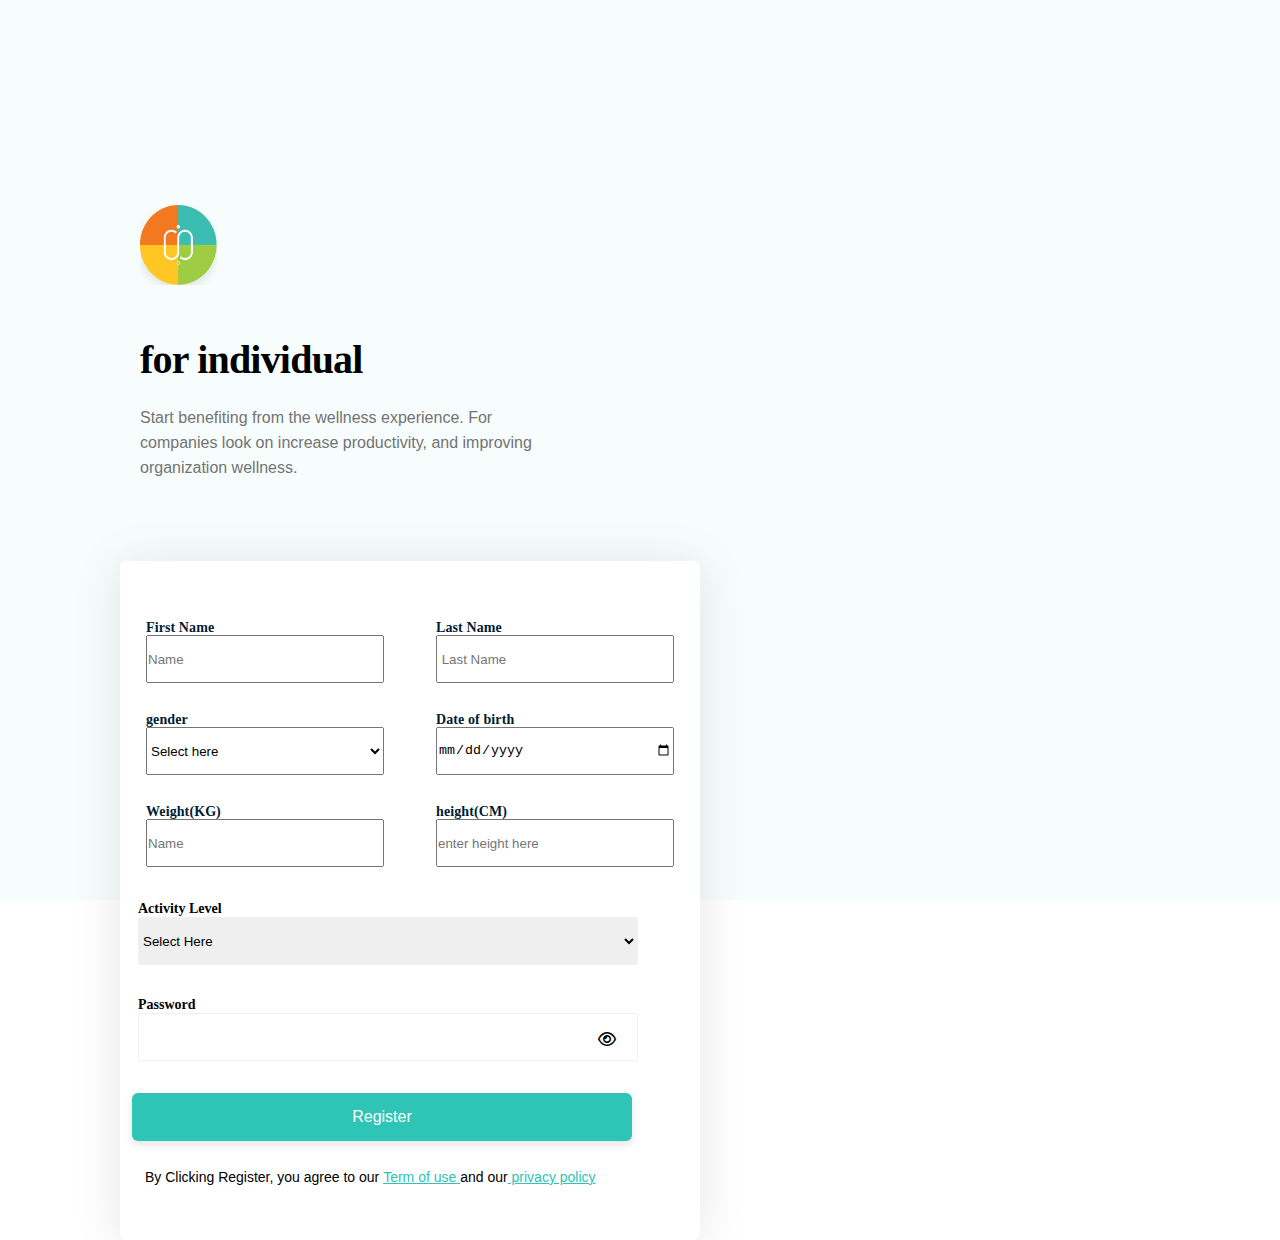
<file: assign2/index.html>
<html lang="en">
<head>
    <meta charset="UTF-8">
    <meta name="viewport" content="width=device-width, initial-scale=1.0">
    <title>Resonsive form</title>
    <link rel="stylesheet" href="style.css">
    <link rel="stylesheet" href="https://cdnjs.cloudflare.com/ajax/libs/font-awesome/6.1.1/css/all.min.css ">  

</head>
<body>
    <div class="container">
        <div class="container-box">

            <div class="content-box">
                <img src="/assign2/images/logo.png" alt="logo">
                <h1> for individual </h1>
                <p>
                    Start benefiting from the wellness experience. For<br> companies look on
                    increase productivity, and improving  organization wellness.
                </p>
            </div>

            <div class="content-box2">
                <form action="#">
                    <div class="form-detail">
                        <div class="detail">
                            <div class="info">
                                <label for="first name"> First Name</label> <br>
                                <input type="text" placeholder="Name" required> <br>
                            </div>
                           <div class="info">
                             <!--  -->
                             <label for=" gender"> gender </label> <br>
                             <select name="gender" id="option1" required> 
                                <option disabled selected value="" class="gender-1">Select here</option>
                                <option value="male">Male</option>
                                <option value="female">female</option> 
                            </select><br>
                           </div>

                           <div class="info">                         
                            <label for="weight">  Weight(KG)</label> <br>
                            <input type="text" placeholder="Name" required> <br>
                           </div>
                               
                        </div>

                        <div class="detail">
                           <div class="info">
                            <label for="last name"> Last Name</label> <br>
                            <input type="text" placeholder=" Last Name" required> <br>
                           </div>

                          <div class="info">
                            <label for="date of birth"> Date of birth</label> <br>
                            <input type="date" placeholder="select here" required> <br>
                          </div>

                          <div class="info">
                            <label for="height"> height(CM) </label> <br>
                            <input type="text" placeholder="enter height here" required> <br>
                          </div>
                        </div>

                    </div>

                        <!-- <div class="others"> -->
                            <div class="information">
                            <label for="activity level"> Activity Level</label> <br>
                                <select name="activity-level" class="act" required>
                                    <option disabled selected value="">Select Here</option>
                                    <option value="first semester">First semester</option>
                                    <option value="second semester">Second semester</option>
                                    <option value="third semester">Third semester</option>
                                  </select><br>
                            </div>

                            <div class="information">
                                <label for="password">Password</label> <br>
                                <input type="password" name="password" id="pass" required>
                             <i class="fa-regular fa-eye"></i><br>
                            </div>
                        <!-- </div> -->
                        <div class="button">
                            <button type="submit"> Register </button>
                        </div>

                        <div class="condition">
                            <p>
                                By Clicking Register, you agree to our <a href=""> Term of use </a>  and our<a href=""> privacy policy</a>
                            </p>
                        </div>
                        <!--  -->
                </form>
            </div>

        </div>
    </div>

	
</body>
</html>
</file>
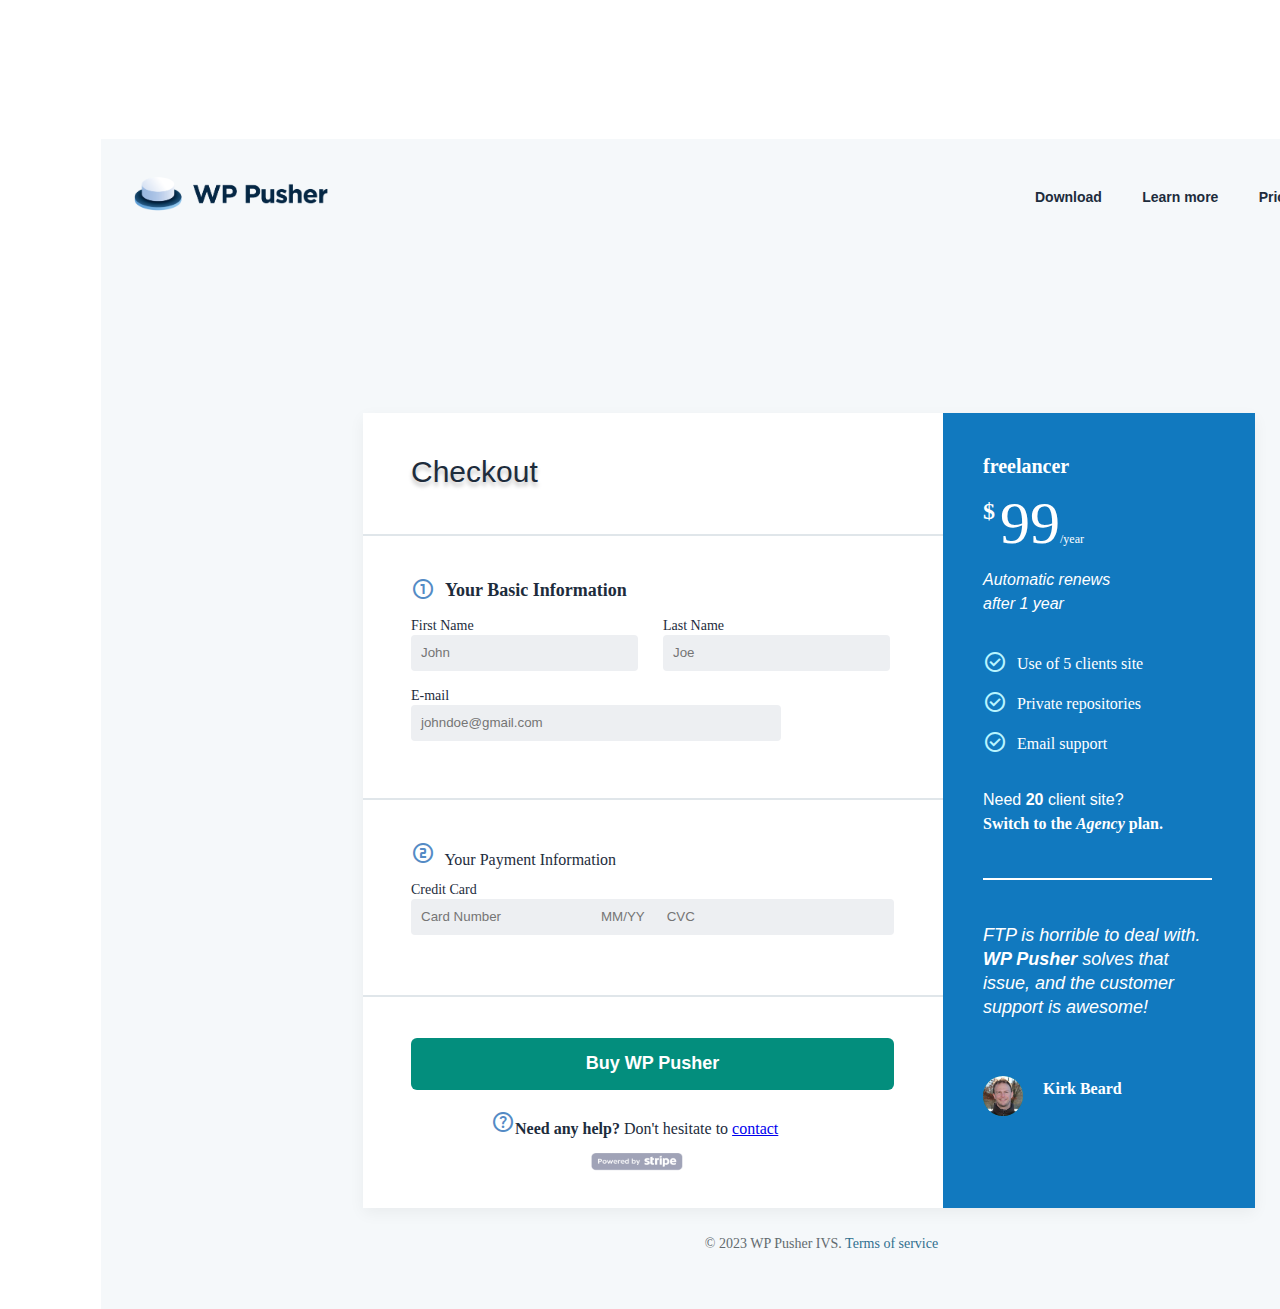
<file: assign3/index.html>
<html lang="en">
<head>
    <meta charset="UTF-8">
    <meta name="viewport" content="width=device-width, initial-scale=1.0">
    <link rel="stylesheet" href="style.css">
    <link
    rel="stylesheet"
    href="https://fonts.googleapis.com/css2?family=Material+Symbols+Outlined:opsz,wght,FILL,GRAD@20..48,100..700,0..1,-50..200"
  />
    <title>wp pusher page</title>
</head>
<body>
    <div class="container">
        <div class="header">
            <div class="logo">
                <img src="/assign3/images/wppusher-logo.png" alt="logo">
            </div>
            <div class="nav">
                <a href="#">Download</a>
                <a href="#">Learn more</a>
                <a href="#">Pricing</a>
                <a href="#">Help</a>
                <a href="#" class="act">Account</a>
            </div>
        </div>

        <div class="content">
            <div class="first-section">
                <div class="left">
                    <div class="left-nav">
                        <h1> Checkout </h1>
                    </div>
                    <form action="#">
                        <div class="information">
                            <span class="material-symbols-outlined"> counter_1 </span >
                                <span class="extra">Your Basic Information</span>
                
                                <div class="information-extras">
                                    <div class="information-details">
                                        <label for="first name">First Name</label><br />
                                        <input
                                          type="text"  name="first name"  placeholder="John" required    />
                                    </div>
                            <div class="information-details">
                                <label for="text2">Last Name</label><br />
                                <input
                                  type="text" name="last name"  placeholder="Joe"required/>
                            </div>
            </div>

                            <div class="information-details-email">
                                <label for="email">E-mail</label><br />
                                <input
                                  type="email" name="email"placeholder="johndoe@gmail.com" required />
                            </div>
 </div>

        <div class="card-content">
            <span class="material-symbols-outlined"> counter_2 </span>
            <span class="payment">Your Payment Information</span><br />
             
            <div class="cardinfo">
                <label>Credit Card</label><br />
                <input
                  type="text"
                  name="credit card" placeholder="Card Number              
             MM/YY      CVC"required/>
            </div>
        </div>
        <div class="button">
            <button type="button"> Buy WP Pusher</button>
            <span class="material-symbols-outlined"> help </span>
            <span class="followUp">
                <strong>Need any help?</strong> Don't hesitate to <a href="#">contact</a></span> 
                <!-- <p> support</p> -->
                
                <img src="/assign3/images/stripe.png" alt=""> 

                </div>
                    </form>
                </div>

                <div class="right">
                    <div class="right-content">
                        <h1>
                            freelancer
                        </h1>
                        <div class="display">
                            <span class="money">$</span><span class="digit">99</span
                                ><span class="year">/year</span>
                                <p>
                                    <i>Automatic renews<br />after 1 year</i>
                                  </p>
                        </div>
                    <!-- </div> -->

                  <div class="block">
                    <span class="material-symbols-outlined"> check_circle </span>
                    <span class="text">Use of 5 clients site</span><br />
    
                    <span class="material-symbols-outlined"> check_circle </span>
                    <span class="text">Private repositories</span><br />
    
                    <span class="material-symbols-outlined"> check_circle </span>
                    <span class="text">Email support</span><br />
                  </div>
                  <div class="followUp">
                    <p>Need <b>20</b>  client site?</p>
                    <span><strong>Switch to the <i>Agency</i> plan.</strong></span>
                  </div>
                  <div class="followUp2">
                    <p><i>FTP is horrible to deal with. <b>WP Pusher</b> solves that issue, and the customer support is awesome!</i></p>
                  </div>
                  <div class="kbard">
                    <img src="/assign3/images/kbernard.jpg" alt="">
                    <span><h2>Kirk Beard</h2></span>
                  </div>
                </div>
            </div>
        </div>
    </div>

    <footer>
        <p class="note">&copy; 2023 WP Pusher IVS. <a href="#">Terms of service</a></p>
      </footer>
       </div>
</body>
</html>
</file>
<file: assign2/style.css>
*{
    margin: 0;
    padding: 0;
    box-sizing: border-box;
}

.container{
    background-color: #f7fdfc; 
    height: 100vh;
    max-width: 100vw;
    

}
.container-box{
    display: flex;
     flex-wrap: wrap; 
}
.content-box{
    height: 275px;
    width: 460px;
    margin-top: 205px;
    margin-left: 140px;
}
.content-box img{
    width: 29.33px;
     width: 77.33px;
    height: 80px;
    

}
.content-box h1{
    font-size: 40px;
    font-weight: 700;
    line-height: 50px;
    letter-spacing: -0.8px;
    color: black;
    height: 50px;
    width: 268px;
    /* border: 1px solid; */
    margin-top: 50px;
}

.content-box p{
    size: 16px;
    line-height: 25px;
    width: 460px;
    height: 75px;
    margin-top: 20px;
    color: #737373;
    font-weight: 400;
    font-family: sans-serif;
}

/* content2 */
.content-box2{
    width: 580px;
    height: 679px;
    border-radius: 6px;
    /* box-shadow: #040813; */
    box-shadow: 0 4px 50px 0 rgba(4, 8, 19, 0.1);
    margin-inline-start: 120px;
    margin-block-start: 81px;
    background: #ffffff;
}

form .form-detail{
    display: flex;
    justify-content: space-around;
}
.detail{
    margin-top: 40px;
}
.detail .info{
    width: 238px;
    height: 72px;
    margin-top: 20px;
}
.detail label{
    letter-spacing: 0.1px;
    line-height: 14px;
    font-size: 14px;
    font-weight: 600;
    width: 159px;
    height: 14px;
    color: #011c34;
}
.detail input:focus{
    border:1px solid #2ec4b6;
}

.detail input, select{
    width: 238px;
    height: 48px;
}

.detail::placeholder{
    color: #737373;
    letter-spacing: 0.3px;
    line-height: 20px;
    font-size: 14px;
    font-weight: 300;
   
}

.others{   
    margin-top: 20px;
}

.information{
    width: 500px;
    height: 72px;
    margin-top: 24px;
    margin-left:18px;
    /* margin-left: ; */
}

.information label{
    font-size: 14px;
    font-weight: 600;
}
.information input{
    width: 500px;
    height: 48px;
    border-radius: 2px;
    border: 1px solid #f0f0f0;
}
.information select{
    width: 500px;
    height: 48px;
    border-radius: 2px;
    border: 1px solid #f0f0f0;
}

    .fa-eye {
    position: relative;
    left: 460px;
    bottom: 30px;
  }

  .button{
    width: 500px;
    height: 48px;
    margin-top: 24px;
    /* margin-left: 15px; */
  }
.button button{
    width: 500px;
    height: 48px;
    border-radius: 6px;
    border: none;
    color: white;
    font-size: 16px;
    background-color: #2ec4b6;
    margin-left: 12px;
    box-shadow: 0 4px 8px rgba(0, 0, 0, 0.1);
}

.condition{
    width: 463px;
    height: 25px;
    margin-top: 24px;
    margin-left: 25px;
}
.condition p{
    font-weight: 500;
    font-size: 14px;
    line-height: 25px;
    color: black;
    font-family: sans-serif;
}
.condition p a{
    font-weight: 400;
    font-size: 14px;
    font-size: 14px;
    line-height: 25px;
    color: #2ec4b6;
}


@media (max-width:700px){
.content-box{
    margin: 40 40px;
}
.content-box2{
    margin: 0 auto;
    height: 870px;
    /* width: 327px; */
}

}
@media (max-width:520px){
   
    form .form-detail{
        display: block;
}
.detail .info{
    /* margin: 0 auto; */
    margin-left: 30px;
}
.information input{
    width: 295px; 
    height: 48px; 
}
.information select{
    width: 295px; 
    height: 48px; 
}
.button button{
    width: 295px; 
    height: 48px; 
}
}


@media (max-width:375px){
    .container{
          
        background: #f7fdfc;
        /* overflow: scroll; */

    }
    .container-box{
        display: block;
    }
    .content-box2{
        width: 327px;
        height: 870px;
        border-radius: 6px;
        margin-left: 24px;
        margin-top: 30px;
    }
form .form-detail{
    display: block;
}
.detail .info{
    width: 295px;
    height: 72px;
    margin-left: 40px;
    padding-top: 15px;
}
.information select{
    width: 295px; 
    height: 48px; 


}
.information input{
    width: 295px; 
    height: 48px; 
}
    .button button{
    width: 295px; 
    height: 48px; 
}
.condition{
    width: 316px;
    height: 50px;
    margin-top: 20px;
    margin-left: ;
    font-size: 14px;
    font-family: sans-serif;
    line-height: 25px;
    text-align: center;
}
.condition p{
    font-size: 12px;
    line-height: 25px;
    text-align: center;
    font-weight: 500;
}
.condition a{
    font-weight: 400;
    font-size: 14px;
    line-height: 25px;
    text-align: center;

}
.content-box{
    border: 1px solid;
    margin: 0;
    width: 0;
}
.content-box p{
    width: 327px;
    height: 50px;
    font-size: 16px;
    line-height: 25px;
    font-weight: 300;

}
.content-box h1{
    font-size: 30px; 
      margin-top: 15px;
      margin-left: 25px;
      width: 327px;
      margin-top: 30px;
}
.content-box p{
    font-size: 16px;
      margin-left: 25px;
      visibility: hidden;
}
.content-box img{
    width: 42px; 
    height: 45px;
    margin-top: 75px;
    margin-left: 24px;
}
.content-box h1{
    font-size: 30px; 
      margin-top: 15px;
      margin-left: 25px;
      width: 327px;
      margin-top: 30px;
}
.content-box p {
    font-size: 16px;
    margin-left: 25px;
    visibility: hidden;
  }
  .content-box p::before {
    content: "Inspiring wholesome harmony for the mind, body, and spirit, for everyone, everywhere.";
    visibility: visible;
  }

}
</file>
<file: assign3/style.css>
*{
    margin: 0;
    padding: 0;
    
}

*::before, *::after {
    box-sizing: border-box;
  }
  body {
    line-height: 1.5;
    color: #1d2c3c;
  }

  .container{
    width: 1440px;
    height: 1170px;
    background: #f5f8fa;
    margin-top: 139px;
    margin-left: 101px;

  }
  .header{
    display: flex;
    align-items: center;
    justify-content: space-between;
    padding-top: 20px;

  }  
  .logo img{
    height: 39px;
    width: 200px;
    margin-left: 30px;
    
  }
  .header .nav {
    display: flex;
    /* align-items: center; */
    justify-content: space-between;
    margin-right: 30px;
    margin-top: 28px;
    width: 476px;
    height: 40px;

  }
  .header .nav a{
    font-size: 14px;
    font-weight: 700;
    color: #1d2c3c;
        height: 17px;
    text-decoration: none;
    font-family: sans-serif;


  }
  .header .act{
    padding: 10px 17px;
    height: 17px;
    border-radius: 6px;
    border: 2px solid #646E7A;
    margin-top: -10px;

  }
  .content .first-section{
    width: 892px;
    height: 795px;
    background: #548BC5;
    box-shadow: 0 5px 15px 0 rgba(0, 0, 0, 0.0491);
    margin-left: 262px;
    margin-top: 186px;
  }
  .first-section{
    display: flex;
  }
  .content .left{
    width: 580px;
    background: #ffffff;
  }
  .left .left-nav{
    margin-top: 41px;
    height: 80px;
    margin-top: 41px;
    border-bottom: 2px solid #e0e6ea;
    width: 580px;
  }
  .left .left-nav h1{
    width: 161px;
    height: 54px;
    margin-left: 48px;
    font-size: 30px;
    font-weight: 400;
    line-height: 36px;
    font-family:  sans-serif;
    text-shadow: 0 4px 4px rgba(0, 0, 0, 0.25);
    color: #1d2c3c;
  }
   .information{
    width: 580px;
    border-bottom: 2px solid #e0e6ea;
    padding-left: 48px;
    margin-top: 41px;
    height: 221px;
  }
  .material-symbols-outlined{
    width: 30px;
    height: 30px;
    color: #548BC5;
  }
  
  .information .extra{
    width: 220px;
    height: 32px;
    font-size: 18px;
    line-height: 21.6px;
    font-weight: 700;
    position: relative;
    top: -5px;

  }
  .information-extras{
    display: flex;
    /* align-items: center; */
    gap: 25px;
    /* justify-content: space-between; */
  }
  .information-extras .information-details{
    width: 227px;
    height: 60px;
    margin-top: 10px;
  }
 .information-details label{
    width: 187px;
    height: 17px;
    font-size: 14px;
    font-weight: 400;
    line-height: 16.8px;
  }
  input::placeholder{
    padding-left: 10px;
  }
  .information-details input{
    width: 227px;
    height: 36px;
    background: #EDEFF2;
    border: none;
    border-radius: 4px;
  }
  .information-details-email{
    margin-top: 10px;
  }
  .information-details-email label{
    
    font-size: 14px;
    font-weight: 400;
    width: 187px;
    height: 17px;
    line-height: 16.8px;
    /* border: 1px solid; */
  }
  .information-details-email input{
    background: #EDEFF2;
    border-radius: 4px;
    border: none;
    width: 370px;
   height: 36px; 
  }

  /* card information  */
  .card-content{
    padding-left: 48px;
    margin-top: 41px;
    width: 580px;
    height: 154px;
    border-bottom: 2px solid #e0e6ea;
  }
  .card-content .detail{
    line-height: 21.6px;
    font-weight: 700;
    width: 246px;
    height: 32px;
    position: relative;
    top: -5px;   
    font-size: 18px;
  }
  .cardInfo{
    margin-top: 10px;
  }
  .cardInfo label{
    width: 187px;
    height: 17px;
    font-size: 14px;
    font-weight: 400;
    line-height: 16.8px;
  }
  .cardInfo input{
    border: none;
    background: #edeff2;
    border-radius: 4px;
    height: 36px;
    width: 483px;
    /* font-weight: 700; */
  }

  .button{
    width: 483px;
    height: 146.1px;
    margin-top:41px;
    margin-left: 48px;
  }
  .button button{
    width: 483px;
    height: 52px;
    font-size: 18px;
    line-height: 21.6px;
    font-weight: 700;
    background: #038e7d;
    border: none;
    border-radius: 6px;
    color: #FFFFFF;
  }

  .button .material-symbols-outlined{
    width: 20px;
    height: 20px;
    text-align: center;
    margin-left: 80px;
    margin-top: 20px;
  }
 

  .right{
    background-color: #1179bf;
    height: 795px;
    width: 312px;
  }
  .right-content{
    width: 231px;
    height: 610px;
    margin-top: 41px;
    margin-left: 40px;

  }
.right-content h1{
  color: #ffffff;
  font-size: 700;
  width: 93px;
  height: 24px;
  font-size: 20px;
  line-height: 24px;

}  
.display{
  width: 140px;
  height: 72px;
}
.display .money{
  line-height: 28.8px;
  font-weight: 700;
  color: #FFFFFF;
  width: 14px;
  height: 29px;
  font-size: 24px;
  position: relative;
  bottom: 24px;


}
.display .digit{
  height: 72px;
  font-size: 60px;
  margin-left: 5px;
  font-weight: 300;
  color: #FFFFFF;
}

.display .year{
  line-height: 14.06px;

  color: #FFFFFF;
  font-size: 12px;
  font-weight: 400;

}
.display p{
  font-size: 16px;
    line-height: 24px;
    font-weight: 400;
    width: 229px;
    height: 48px;
    font-family: 'Lato', sans-serif;
    color: #FFFFFF;
}
.block{
  margin-top: 100px; 
  width: 170px;
  height: 96px;
}
.block .material-symbols-outlined {
  width: 20px;
  height: 20px;
  color:#B9F5FF;
   margin-bottom: 20px; 
}
.block .text{
  position: relative;
  top: -5px; 
  color: #FFFFFF;
  font-size: 16px;
  font-weight: 400;
  line-height: 24px;
  left: 10px;
}
.button img{
  width: 92px;
  height: 20.1px;
  margin-left: 180px;
  margin-top: 10px;
}
 .followUp{
  margin-top: 41px;
  width: 200px;
  height: 50px;
}
 .followUp p{
  font-weight: 400;
  color: #FFFFFF;
  font-size: 16px;
  font-family: 'lato' sans-serif;
  line-height: 25px;

   font-family:  sans-serif; 


}
.followUp p strong{
  color: #FFFFFF;
  font-size: 16px;
  font-weight: 700;
  line-height: 19.2px;
  font-family:  sans-serif; 

}
.followUp span strong{
  font-weight: 700;
  color: #FFFFFF;
  font-size: 16px;
}
.followUp2{
  margin-top: 41px;
  border-top: 2px solid #FFFFFF;
  width: 229px;
  height: 196px;
}
.followUp2 p{
  margin-top: 43px;
  font-size: 18px;
  line-height: 24px;
  color: white;
  font-family: 400;
   font-family:  sans-serif; 
  width: 229px;
  height: 96px;
}
.followUp2 p b{
  font-weight: 700;
  font-size: 18px;
  color: #ffffff;
}
.kbard{
  border-radius: 50%;
  height: 40px;
  width: 40px;
  background: #038e7d;
  
}
.kbard img{
  border-radius: 50%;
  height: 40px;
  width: 40px;

}
.kbard span h2{
  color: #fff;
  line-height: 19.2px;
  font-weight: 700;
  font-size: 16px;
  width: 200px;
  height: 19px;
  position: relative;
  left: 60px;
  bottom: 37px;

}
footer {
  width: 867px;
  height: 17px;
  margin-top:28px;
  margin-left: 287px;
}
.note{
  color: #636B6F;
  font-weight: 400;
  line-height: 16.8px;
  font-size: 14px;
  text-align: center;

}
.note a{
  color: #31708F;
  font-weight: 400;
  line-height: 16.8px;
  text-decoration: none;
  font-size: 14px;
  text-align: center;

}
.down{
  display: inline;
  margin-top: 20px; 


}
 .extra .material-symbols-outlined{
  margin-left: 80px;
  margin-top: 20px;
  width: 20px;
    height: 20px;

}
.down .extra {
  /* width: 303px; */
  height: 16px;
  font-size: 14px;
  line-height: 16.8px;
  font-weight: 400;
  margin-left: 15px;
  color: #646E7A;
}
 .extra strong{
  font-size: 14px;
  font-weight: 700;
  color: #1d2c3c;
}
 .support{
  margin-left: 120px;
   color: #646E7A; 
  margin-top: 12px;
}
.down img{
  height: 20.1px;
  width: 92px;
  margin-top: 10px;
  margin-left: 180px;
}
</file>
